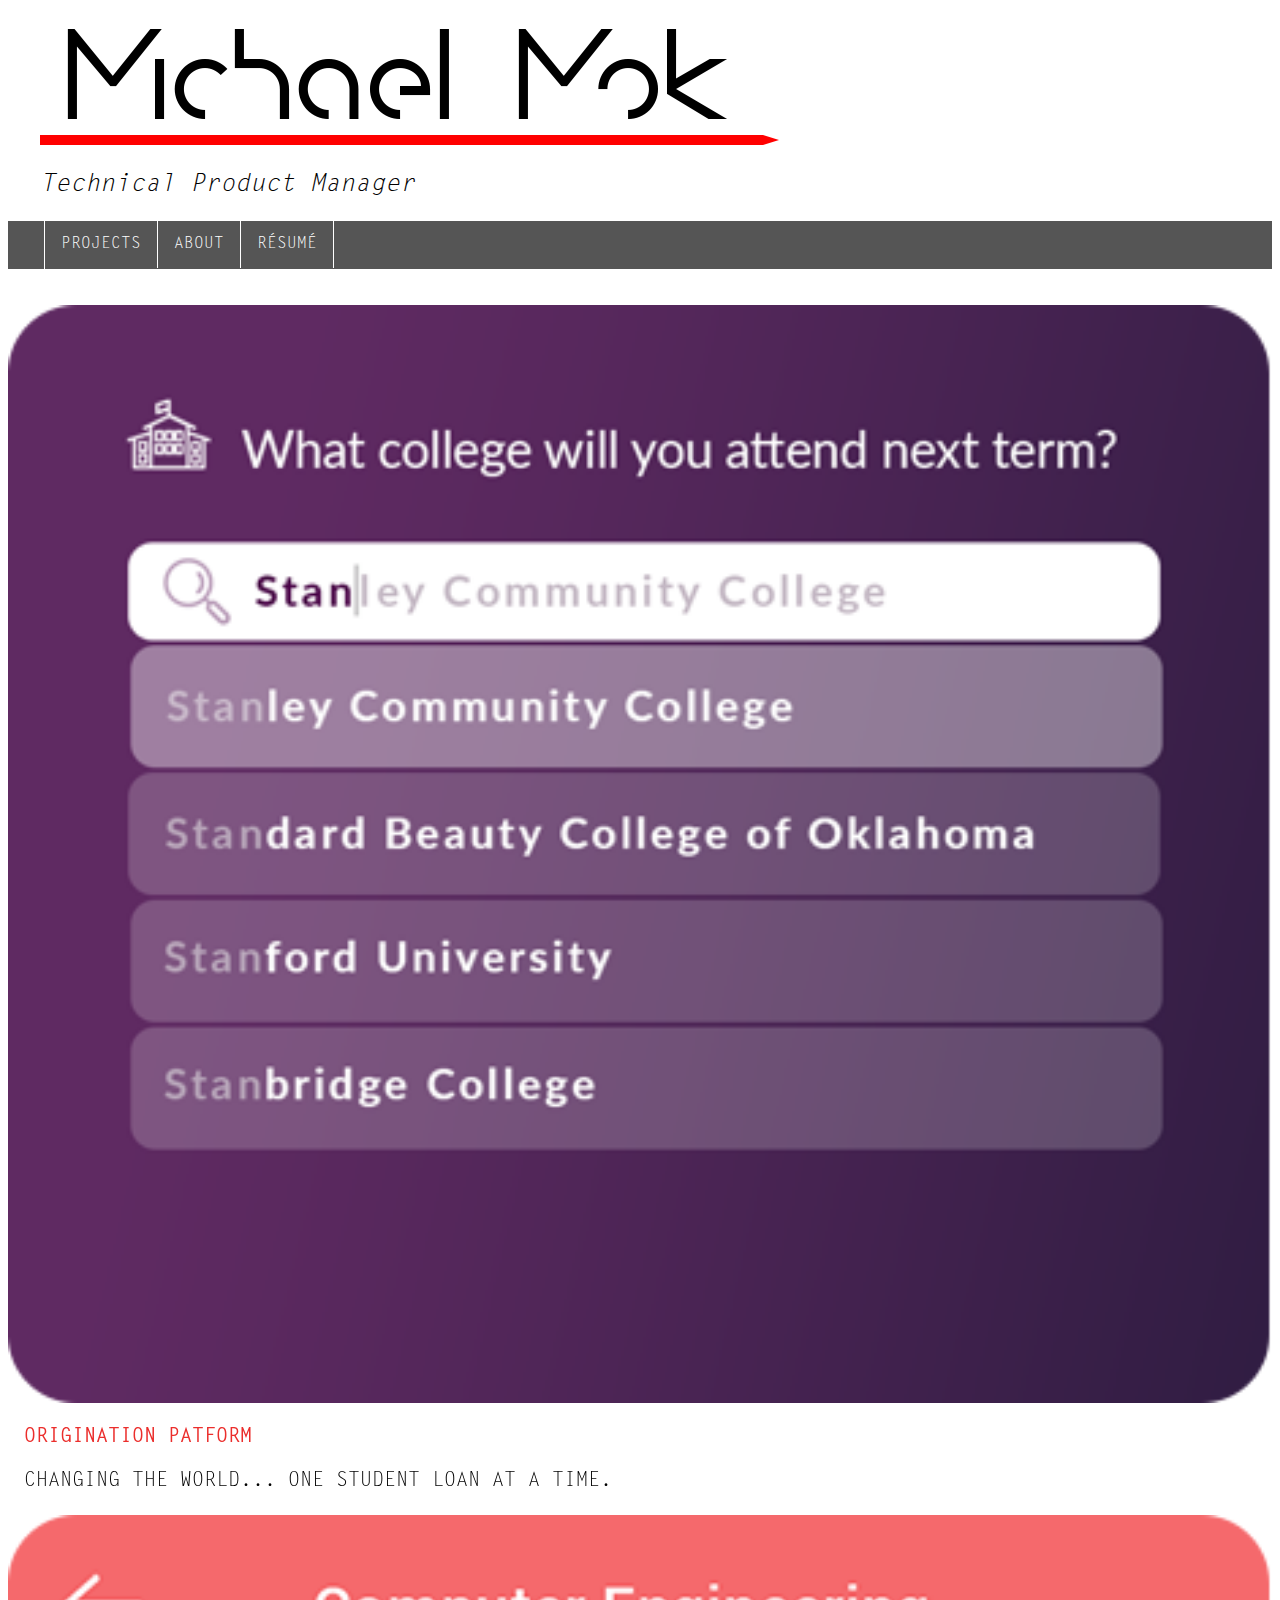
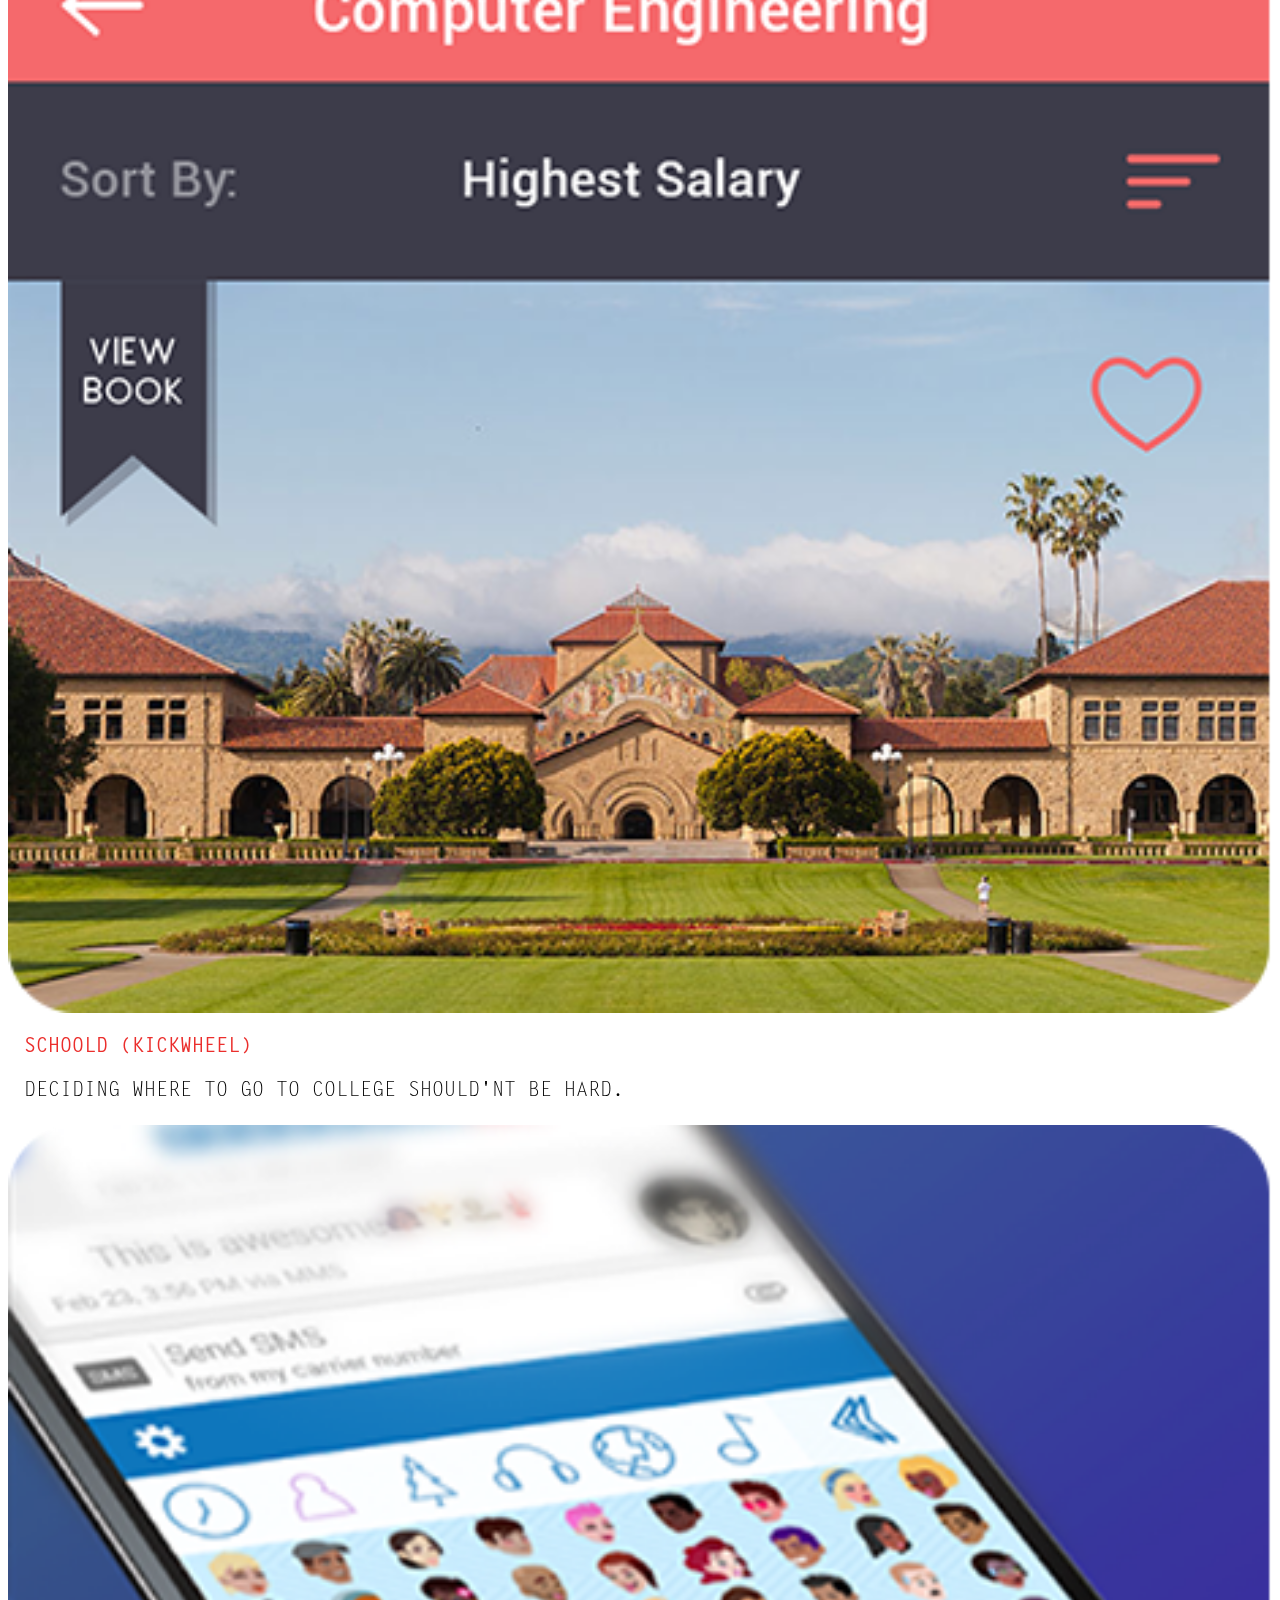
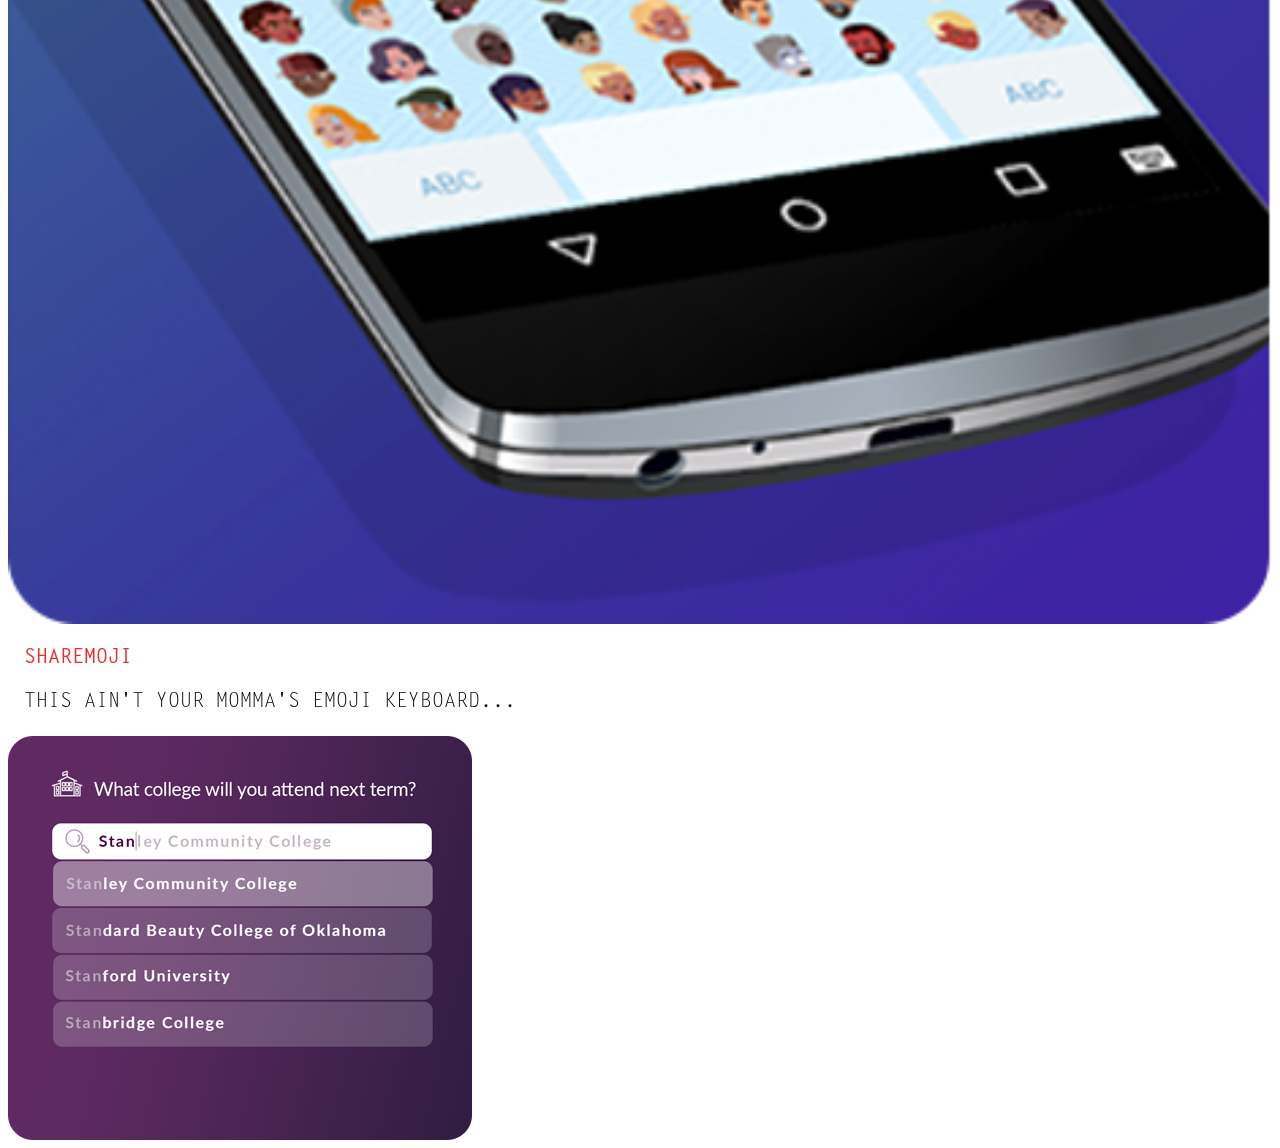
<file: micbeats.co/index.html>
<html>
<head>

    <link rel="stylesheet" type="text/css" href="style.css">
    <script src="https://code.jquery.com/jquery-3.3.1.slim.min.js" integrity="sha384-q8i/X+965DzO0rT7abK41JStQIAqVgRVzpbzo5smXKp4YfRvH+8abtTE1Pi6jizo" crossorigin="anonymous"></script>
    <script src="https://cdnjs.cloudflare.com/ajax/libs/popper.js/1.14.3/umd/popper.min.js"
    integrity="sha384-ZMP7rVo3mIykV+2+9J3UJ46jBk0WLaUAdn689aCwoqbBJiSnjAK/l8WvCWPIPm49" crossorigin="anonymous"></script>
    <link rel="stylesheet" href="https://stackpath.bootstrapcdn.com/bootstrap/4.1.1/css/bootstrap.min.css" integrity="sha384-WskhaSGFgHYWDcbwN70/dfYBj47jz9qbsMId/iRN3ewGhXQFZCSftd1LZCfmhktB" crossorigin="anonymous">
    <script src="https://stackpath.bootstrapcdn.com/bootstrap/4.1.1/js/bootstrap.min.js"integrity="sha384-smHYKdLADwkXOn1EmN1qk/HfnUcbVRZyYmZ4qpPea6sjB/pTJ0euyQp0Mk8ck+5T" crossorigin="anonymous"></script>

<!-- PAGING CODE -->
<script>
    function show(shown, hidden) {
        document.getElementById(shown).style.display='block';
        document.getElementById(hidden).style.display='none';
        return false;
    }

    function openModal() {
      $('#cardModal').on('show.bs.modal', function (event) {
        var anchor = $(event.relatedTarget); // Anchor tag that triggered the modal
        var imgsrc = anchor.data('imgsrc'); // Extract info from data-* attributes
        // Update the modal's content. We'll use jQuery here, but you could use a data binding library or other methods instead.
        document.getElementById('modalImage').src = imgsrc;
      })
    }

</script>
<meta>
<title>Michael Mok - Technical Product Manager</title>
</head>
<body>
<br>
<table width="100%" border="0">
    <td width="25px"></td>
    <td><img src="images/title.png"><br><p class="title">Technical Product Manager</p></td>
</table>
<br>
<ul>
    <li><p>&nbsp;&nbsp;&nbsp;&nbsp;</p></li>
    <li><a id="projects" href="#projects" onclick="show('Page1','Page2'); show('Page1', 'Page3');">PROJECTS</a></li>
    <li><a id="about" href="#about" onclick="show('Page2','Page1'); show('Page2', 'Page3');">ABOUT</a></li>
    <li><a id="resume" href="#resume" onclick="show('Page3','Page2'); show('Page3', 'Page1')">R&#201;SUM&#201;</a></li>
</ul>

<br>
<br>

<div id="Page1">
  <div class="content1">
    <div class="card">
        <a data-target="#cardModal" data-toggle="modal" data-imgsrc="images/op.png" href="#cardModal" onclick="openModal()">
            <img src="images/op.png" alt="Origination Platform" style="width:100%">
            <div class="container">
                <p class="name"> ORIGINATION PATFORM</p>
                <p class="description">CHANGING THE WORLD... ONE STUDENT LOAN AT A TIME.</p>
            </div>
        </a>
    </div>
    <div class="card">
        <a data-target="#cardModal" data-toggle="modal" data-imgsrc="images/sk.png" href="#cardModal" onclick="openModal()">
            <img src="images/sk.png" alt="Schoold (Kickwheel)" style="width:100%">
            <div class="container">
                <p class="name">SCHOOLD (KICKWHEEL)</p>
                <p class="description">DECIDING WHERE TO GO TO COLLEGE SHOULD'NT BE HARD.</p>
            </div>
        </a>
    </div>
    <div class="card">
        <a data-target="#cardModal" data-toggle="modal" data-imgsrc="images/sm.png" href="#cardModal" onclick="openModal()">
            <img src="images/sm.png" alt="Sharemoji" style="width:100%">
            <div class="container">
                <p class="name">SHAREMOJI</p>
                <p class="description">THIS AIN'T YOUR MOMMA'S EMOJI KEYBOARD...</p>
            </div>
        </a>
    </div>
    <div class="modal fade" id="cardModal" tabindex="-1" role="dialog" aria-labelledby="cardModalLabel" aria-hidden="true">
    <div class="modal-dialog" role="document">
        <div class="modal-content">
          <div class="modal-body">
            <img src="images/op.png" id="modalImage">
          </div>
      </div>
    </div>
  </div>
</div>

<div id="Page2" style="display:none">
<div class="content2">

  <h1> ABOUT ABOUT ABOUT ABOUT </h1>
  <h1> ABOUT ABOUT ABOUT ABOUT </h1>
  <h1> ABOUT ABOUT ABOUT ABOUT </h1>
  <h1> ABOUT ABOUT ABOUT ABOUT </h1>
  <h1> ABOUT ABOUT ABOUT ABOUT </h1>
  <h1> ABOUT ABOUT ABOUT ABOUT </h1>
  <h1> ABOUT ABOUT ABOUT ABOUT </h1>

	</div>
</div>

<div id="Page3" style="display:none">
  <div class="content3">

    <object data="files/Michael Mok - 042418.pdf" type="application/pdf"
    width="100%" height="100%">
      <p>Alternative text - include a link
        <a href="myfile.pdf">to the PDF!</a></p>
    </object>

  </div>
</div>



</body>
</html>
</file>
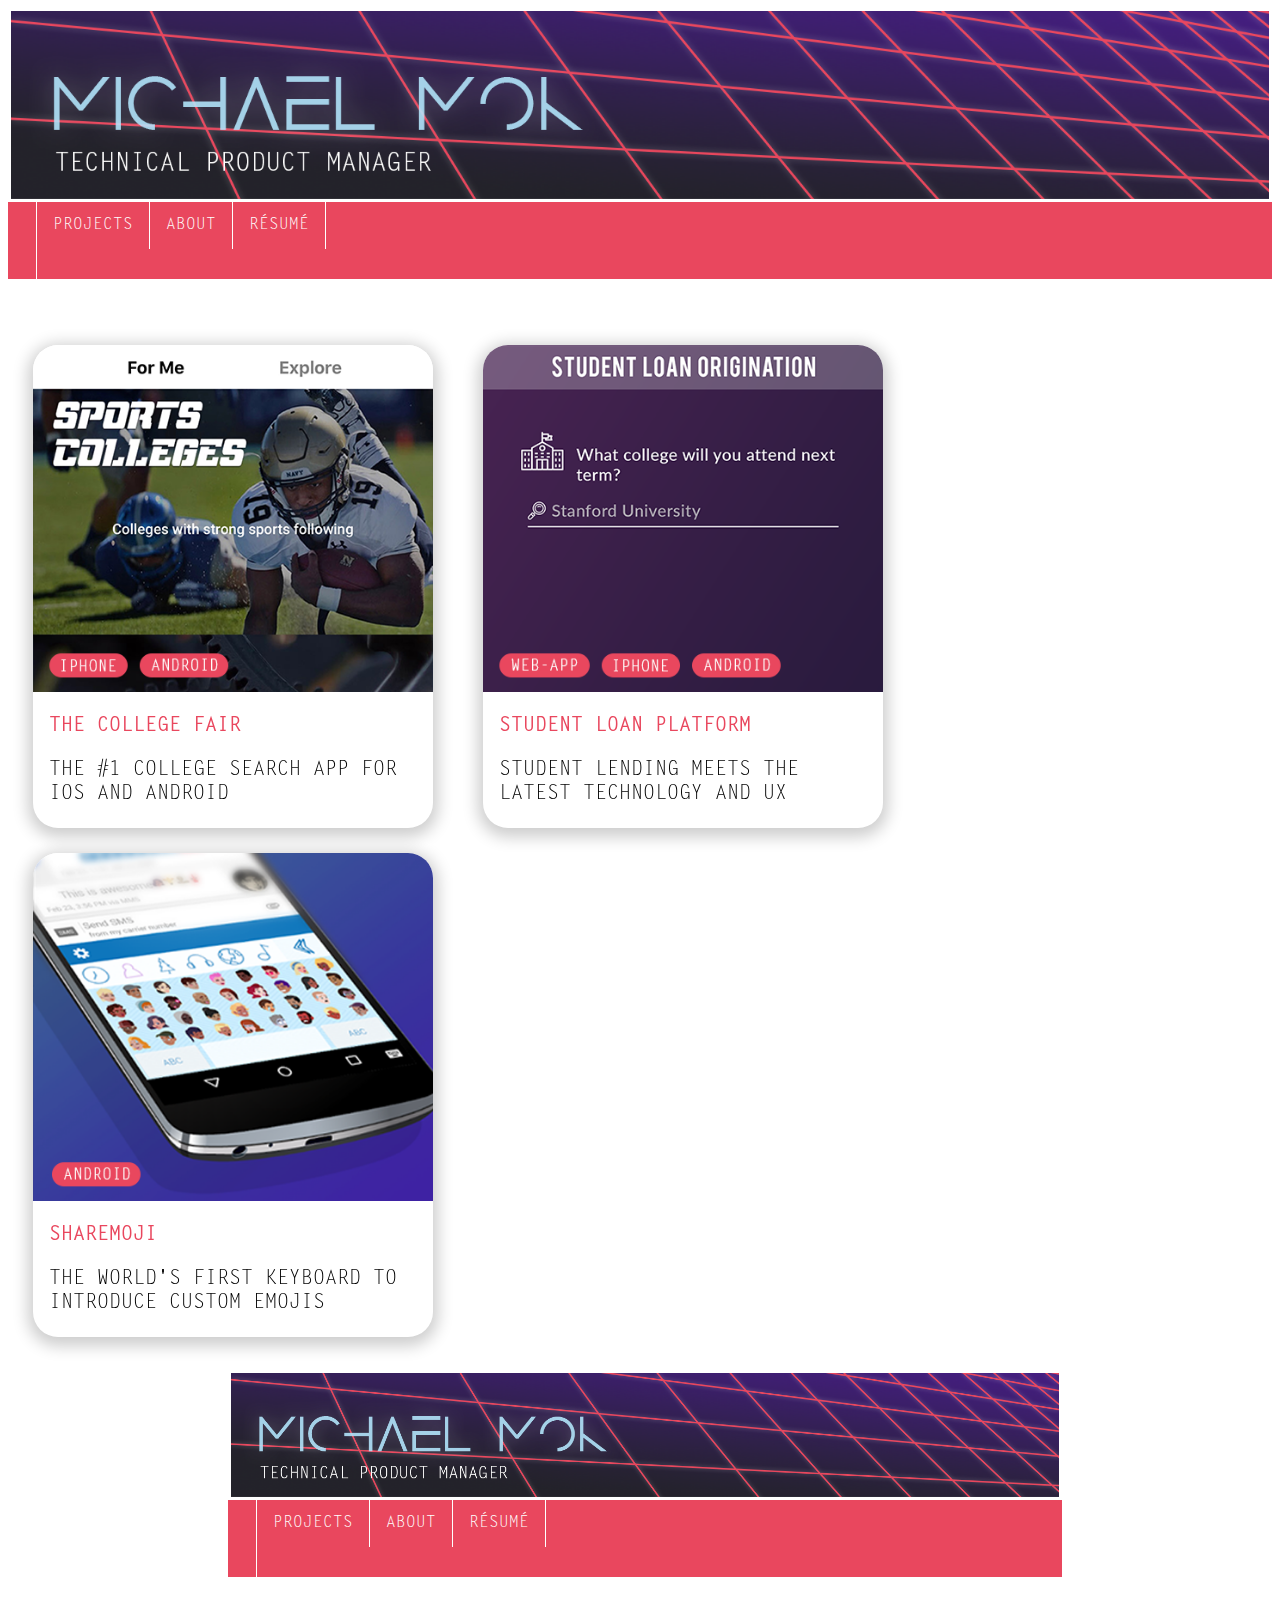
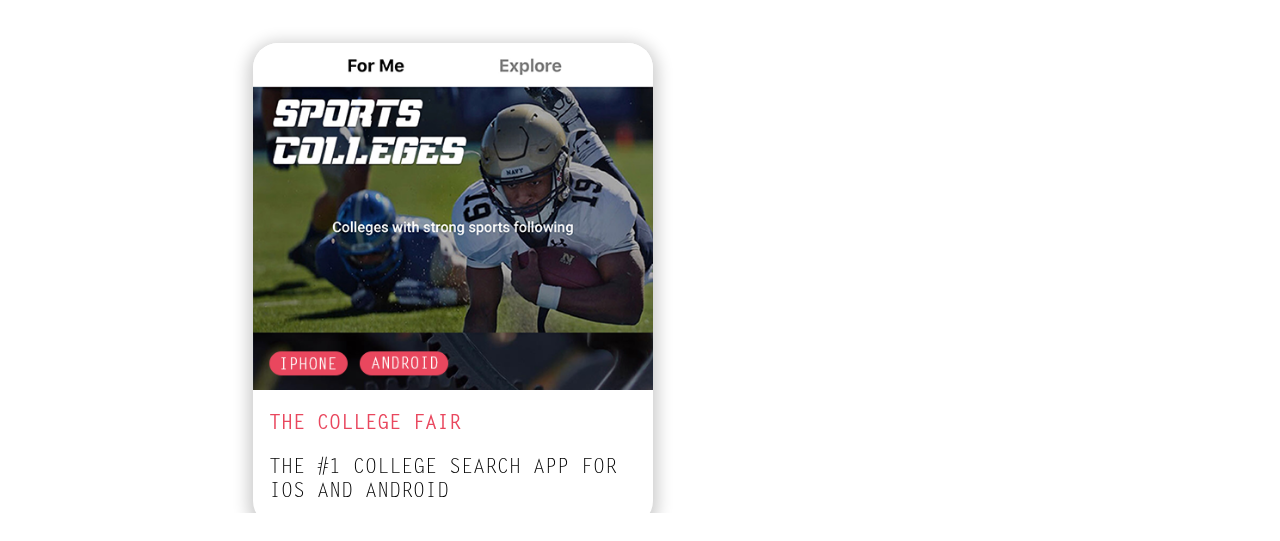
<file: michaelmok.co/index.html>
<html>
<head>

<link rel="apple-touch-icon" sizes="57x57" href="images/favicon/apple-icon-57x57.png">
<link rel="apple-touch-icon" sizes="60x60" href="images/favicon/apple-icon-60x60.png">
<link rel="apple-touch-icon" sizes="72x72" href="images/favicon/apple-icon-72x72.png">
<link rel="apple-touch-icon" sizes="76x76" href="images/favicon/apple-icon-76x76.png">
<link rel="apple-touch-icon" sizes="114x114" href="images/favicon/apple-icon-114x114.png">
<link rel="apple-touch-icon" sizes="120x120" href="images/favicon/apple-icon-120x120.png">
<link rel="apple-touch-icon" sizes="144x144" href="images/favicon/apple-icon-144x144.png">
<link rel="apple-touch-icon" sizes="152x152" href="images/favicon/apple-icon-152x152.png">
<link rel="apple-touch-icon" sizes="180x180" href="images/favicon/apple-icon-180x180.png">
<link rel="icon" type="image/png" sizes="192x192"  href="images/favicon/android-icon-192x192.png">
<link rel="icon" type="image/png" sizes="32x32" href="images/favicon/favicon-32x32.png">
<link rel="icon" type="image/png" sizes="96x96" href="images/favicon/favicon-96x96.png">
<link rel="icon" type="image/png" sizes="16x16" href="images/favicon/favicon-16x16.png">
<link rel="manifest" href="images/favicon/manifest.json">
<meta name="msapplication-TileColor" content="#ffffff">
<meta name="msapplication-TileImage" content="images/favicon/ms-icon-144x144.png">
<meta name="theme-color" content="#ffffff">

    <script src="https://code.jquery.com/jquery-3.3.1.slim.min.js" integrity="sha384-q8i/X+965DzO0rT7abK41JStQIAqVgRVzpbzo5smXKp4YfRvH+8abtTE1Pi6jizo" crossorigin="anonymous"></script>

    <!-- <script src="https://maxcdn.bootstrapcdn.com/bootstrap/3.3.7/js/bootstrap.min.js" integrity="sha384-Tc5IQib027qvyjSMfHjOMaLkfuWVxZxUPnCJA7l2mCWNIpG9mGCD8wGNIcPD7Txa" crossorigin="anonymous"></script> -->

    <script src="https://cdnjs.cloudflare.com/ajax/libs/popper.js/1.14.3/umd/popper.min.js"
    integrity="sha384-ZMP7rVo3mIykV+2+9J3UJ46jBk0WLaUAdn689aCwoqbBJiSnjAK/l8WvCWPIPm49" crossorigin="anonymous"></script>
    <link rel="stylesheet" href="https://stackpath.bootstrapcdn.com/bootstrap/4.1.1/css/bootstrap.min.css" integrity="sha384-WskhaSGFgHYWDcbwN70/dfYBj47jz9qbsMId/iRN3ewGhXQFZCSftd1LZCfmhktB" crossorigin="anonymous">
    <script src="https://stackpath.bootstrapcdn.com/bootstrap/4.1.1/js/bootstrap.min.js"integrity="sha384-smHYKdLADwkXOn1EmN1qk/HfnUcbVRZyYmZ4qpPea6sjB/pTJ0euyQp0Mk8ck+5T" crossorigin="anonymous"></script>

    <link rel="stylesheet" type="text/css" href="style.css">

<!-- PAGING CODE -->
<script>
    function show(shown, hidden) {
        document.getElementById(shown).style.display='block';
        document.getElementById(hidden).style.display='none';
        return false;
    }

    function openModal() {
      $('#cardModal').on('show.bs.modal', function (event) {
        var anchor = $(event.relatedTarget); // Anchor tag that triggered the modal
        var imgsrc = anchor.data('imgsrc'); // Extract info from data-* attributes
        // Update the modal's content. We'll use jQuery here, but you could use a data binding library or other methods instead.
        // document.getElementById('modalImage').src = imgsrc;
        var contentsrc = anchor.data('contentsource');
        document.getElementById('modalImage').src = contentsrc;

      })
    }
</script>
<title>Michael Mok - Technical Product Manager</title>
</head>

<body>
<!-- <br> -->
<table width="100%" border="0">
    <td><img style="border-radius: 0px 0px 0 0;" border="0" width="100%" src="images/title2.png"><br>
</table>
<ul class="nav">
    <li class="nav"><p style="font-size: 24px">&nbsp;&nbsp;</p></li>
    <li class="nav"><a id="projects" href="#projects" onclick="show('Page1','Page2'); show('Page1', 'Page3');">PROJECTS</a></li>
    <li class="nav"><a id="about" href="#about" onclick="show('Page2','Page1'); show('Page2', 'Page3');">ABOUT</a></li>
    <li class="nav"><a id="resume" href="#resume" onclick="show('Page3','Page2'); show('Page3', 'Page1')">R&#201;SUM&#201;</a></li>
</ul>

<br>
<br>

<div id="Page1">
  <div class="content1">
        <div class="mok-card">
        <a data-target="#cardModal" data-toggle="modal" data-imgsrc="images/sd-card-image.png" href="#cardModal" onclick="openModal()" data-contentsource="sd.html">
            <img src="images/sd-card-image.png" alt="Schoold (Kickwheel)" style="width:100%">
            <div class="container">
                <p class="name">THE COLLEGE FAIR</p>
                <p class="description">THE #1 COLLEGE SEARCH APP FOR IOS AND ANDROID</p>
            </div>
        </a>
    </div>
    <div class="mok-card">
        <a data-target="#cardModal" data-toggle="modal" data-imgsrc="images/op-card-image.png" href="#cardModal" onclick="openModal()" data-contentsource="op.html">
            <img src="images/op-card-image.png" alt="Origination Platform" style="width:100%">
            <div class="container">
                <p class="name">STUDENT LOAN PLATFORM</p>
                <p class="description">STUDENT LENDING MEETS THE LATEST TECHNOLOGY AND UX</p>
            </div>
        </a>
    </div>
    <div class="mok-card">
        <a data-target="#cardModal" data-toggle="modal" data-imgsrc="images/sm-card-image.png" href="#cardModal" onclick="openModal()" data-contentsource="sm.html">
            <img src="images/sm-card-image.png" alt="Sharemoji" style="width:100%">
            <div class="container">
                <p class="name">SHAREMOJI</p>
                <p class="description">THE WORLD'S FIRST KEYBOARD TO INTRODUCE CUSTOM EMOJIS</p>
            </div>
        </a>
    </div>
<!--     <div class="mok-card">
        <a data-target="#cardModal" data-toggle="modal" data-imgsrc="images/op.png" href="#cardModal" onclick="openModal()" data-contentsource="notindex.html">
            <img src="images/op.png" alt="Origination Platform" style="width:100%">
            <div class="container">
                <p class="name"> ORIGINATION PATFORM</p>
                <p class="description">CHANGING THE WORLD... ONE STUDENT LOAN AT A TIME.</p>
            </div>
        </a>
    </div> -->
    <div class="modal fade" id="cardModal" tabindex="-1" role="dialog" aria-labelledby="cardModalLabel" aria-hidden="true">
      <div class="modal-dialog modal-lg" role="document">
          <div class="modal-content">
            <div class="modal-body">
              <iframe frameBorder="0" width="100%" height="85%" id="modalImage" src="index.html">
              </iframe>
            </div>
        </div>
      </div>
    </div>
  </div>
</div>

<div id="Page2" style="display:none">
  <div class="content2">
    <center>
      <div class="about">
        <img src="images/mic-profile.png" width="200px"><p></p>
        <p class="name">Michael Mok</p>
        <p class="description">I have always been fascinated with creating things that not only look great, but function equally as well. This fascination came at a price - getting in trouble for taking apart my toys because I HAD to know how they worked!<br><br>
          This genuine curiosity has stuck with me into my adulthood and has given me a special ability - breaking down challenges to fully understand all aspects.<br><br>
          Over my decade-long career in the tech industry, I've been exposed to the many facets of building products and businesses. Just like in my childhood, I strip problems down into the "why", and iterate while keeping the user at the center of it all.<br><br>
          I am currently looking to take my brand of user-centric product design and management to the next great company.<br><br>
        <p class="name">Contact</p>
        <p class="description">Write me some words at <a href="mailto:michaelandrewmok@gmail.com">michaelandrewmok@gmail.com</a>, or hit my line at (650) 208-8732.<br><br><br><br></p>
      </div>
    </center>
  </div>
</div>

<div id="Page3" style="display:none">
  <div class="content3">

  <div class="resume">
      <p class="header">Michael Andrew Mok</p>
      <p class="rsubtext" style="text-align: center"> Technical Product Manager | michaelandrewmok@gmail.com | (650)208-8732</p>
      <p class="rboldtext" style="text-align: center">Creative product manager with a background in gaming, education technology, and financial technology. Passionate to drive products from ideation to market</p>
    <center>
      <font face="LetterGothicBold" color="17161d" style="font-size: 14px;">Education:</font><font face="LetterGothicMedium" color="17161d"style="font-size: 14px;">Foothill College | 2004 - 2008 | Music Theory and Composition</font><p></p>
      <font face="LetterGothicBold" color="17161d" style="font-size: 14px;">Proficient in:</font><font face="LetterGothicMedium" color="17161d"style="font-size: 14px;">UI/UX, Prototyping, Agile, Analytics, Visualizations, User Testing, Git, JIRA, Confluence, HTML/CSS, Adobe Suite</font>
    </center>
<p></p>
    <p class="name" align="left">Professional Experience </p>
    <font face="LetterGothicBold" color="e9475e" style="font-size: 16px;">ReliaMax</font><font face="LetterGothicMedium" color="17161d"style="font-size: 16px;"> Technical Product Manager</font><font face="LetterGothicMedium" color="17161d"style="font-size: 16px; color: #cdcdcd;"> April 2017 - April 2018</font><p></p>
    <ul>
      <li><font face="LetterGothicMedium" color="17161d"style="font-size: 14px;">Created an end-to-end origination platform with a conversational user experience, accelerating the loan application process from a multi-day exercise to a simple 20-minute user session.</font></li>
      <li><font face="LetterGothicMedium" color="17161d"style="font-size: 14px;">Held meetings with stakeholders and subject matter experts to gain a total understanding of client needs, and provide smart, actionable solutions.</font></li>
      <li><font face="LetterGothicMedium" color="17161d"style="font-size: 14px;">Built, tested, and iterated on product design prototypes, capturing usage and feedback data to help shape the product roadmap.</font></li>
      <li><font face="LetterGothicMedium" color="17161d"style="font-size: 14px;">Conveyed complex technical solutions to non-technical users, behaving as the liaison between business and technical teams.</font></li>
      <li><font face="LetterGothicMedium" color="17161d"style="font-size: 14px;">Managed the project development by identifying key contributor skills, and assigning tasks to match individuals' strengths, resulting in an efficient implementation.</font></li>
      <li><font face="LetterGothicMedium" color="17161d"style="font-size: 14px;">Authored and maintained product specification documents and wireframes in a timely manner, providing effective transparency and coordination.</font></li>
      <li><font face="LetterGothicMedium" color="17161d"style="font-size: 14px;">Collaborated closely with engineering team via weekly scrums, and pair programming sessions to properly execute the product specifications and avoid wasted effort.</font></li>
      <li><font face="LetterGothicMedium" color="17161d"style="font-size: 14px;">Inspired and led the art team through structured ideation forums, unlocking new ideas and perspectives to create unique, high-quality assets.</font></li>
      <li><font face="LetterGothicMedium" color="17161d"style="font-size: 14px;"> Managed the test team, leveraging my previous experience in Quality Assurance to provide guidance and insight in developing a modular product test suite, reducing the amount of time to complete test cycles.</font></li>
    </ul>
<br>

    <font face="LetterGothicBold" color="e9475e" style="font-size: 16px;">Schoold (Kickwheel)</font><font face="LetterGothicMedium" color="17161d"style="font-size: 16px;"> Product Manager</font><font face="LetterGothicMedium" color="17161d"style="font-size: 16px; color: #cdcdcd;"> October 2015 - March 2017</font><p></p>
    <ul>
      <li><font face="LetterGothicMedium" color="17161d"style="font-size: 14px;">Created a mobile application that utilized data from IPEDs, and many fragmented sources to deliver a single, unified college search and tutoring experience.</font></li>
      <li><font face="LetterGothicMedium" color="17161d"style="font-size: 14px;">Became the #1 College Search app for the education category on the App and Google Play Stores.</font></li>
      <li><font face="LetterGothicMedium" color="17161d"style="font-size: 14px;">Performed extensive market research and competitor analysis, producing detailed reports highlighting competitors' strengths/weaknesses, and determining an ideal market fit for our product.</font></li>
      <li><font face="LetterGothicMedium" color="17161d"style="font-size: 14px;">Determined the feature list of the MVP by making use of the competitor analyses, and identifying the must-haves for a solid first impression at launch.</font></li>
      <li><font face="LetterGothicMedium" color="17161d"style="font-size: 14px;">Designed the analytics architecture to support data science research, and effectively answer and test all data and UI/UX related questions and assumptions.</font></li>
      <li><font face="LetterGothicMedium" color="17161d"style="font-size: 14px;">Led the art team in creative direction, holding daily scrums to define the branding guidelines for the organization, providing clarity and consistency in our look and feel.</font></li>
      <li><font face="LetterGothicMedium" color="17161d"style="font-size: 14px;">Ran ideation and feature kick-offs with product and engineering teams, clearing up any uncertainty prior to implementation.</font></li>
      <li><font face="LetterGothicMedium" color="17161d"style="font-size: 14px;">Promptly removed blockers by finding creative solutions, saving hours of work for cross-functional teams.</font></li>
    </ul>
<br>

    <font face="LetterGothicBold" color="e9475e" style="font-size: 16px;">Glu Mobile</font><font face="LetterGothicMedium" color="17161d"style="font-size: 16px;"> Associate Product Manager</font><font face="LetterGothicMedium" color="17161d"style="font-size: 16px; color: #cdcdcd;"> July 2014 - Oct 2015</font><p></p>
    <ul>
      <li><font face="LetterGothicMedium" color="17161d"style="font-size: 14px;">Provided major influence in mobile application design, features, art direction, and marketing by expanding on current ideas and taking them to the next logical stage in innovation.</font></li>
      <li><font face="LetterGothicMedium" color="17161d"style="font-size: 14px;">Created interactive pitch decks, clearly conveying the business proposition to high profile clients including Kim Kardashian, TMZ, Playboy.</font></li>
      <li><font face="LetterGothicMedium" color="17161d"style="font-size: 14px;">Entrusted to work with first generation and prototype technology, pioneering new and creative ways to interact with emerging mediums and platforms.</font></li>
      <li><font face="LetterGothicMedium" color="17161d"style="font-size: 14px;">Secured multiple technology patents including the first in the company's history.</font></li>
    </ul>
<br>

  </div>
  </div>
</div>

</body>
</html>
</file>
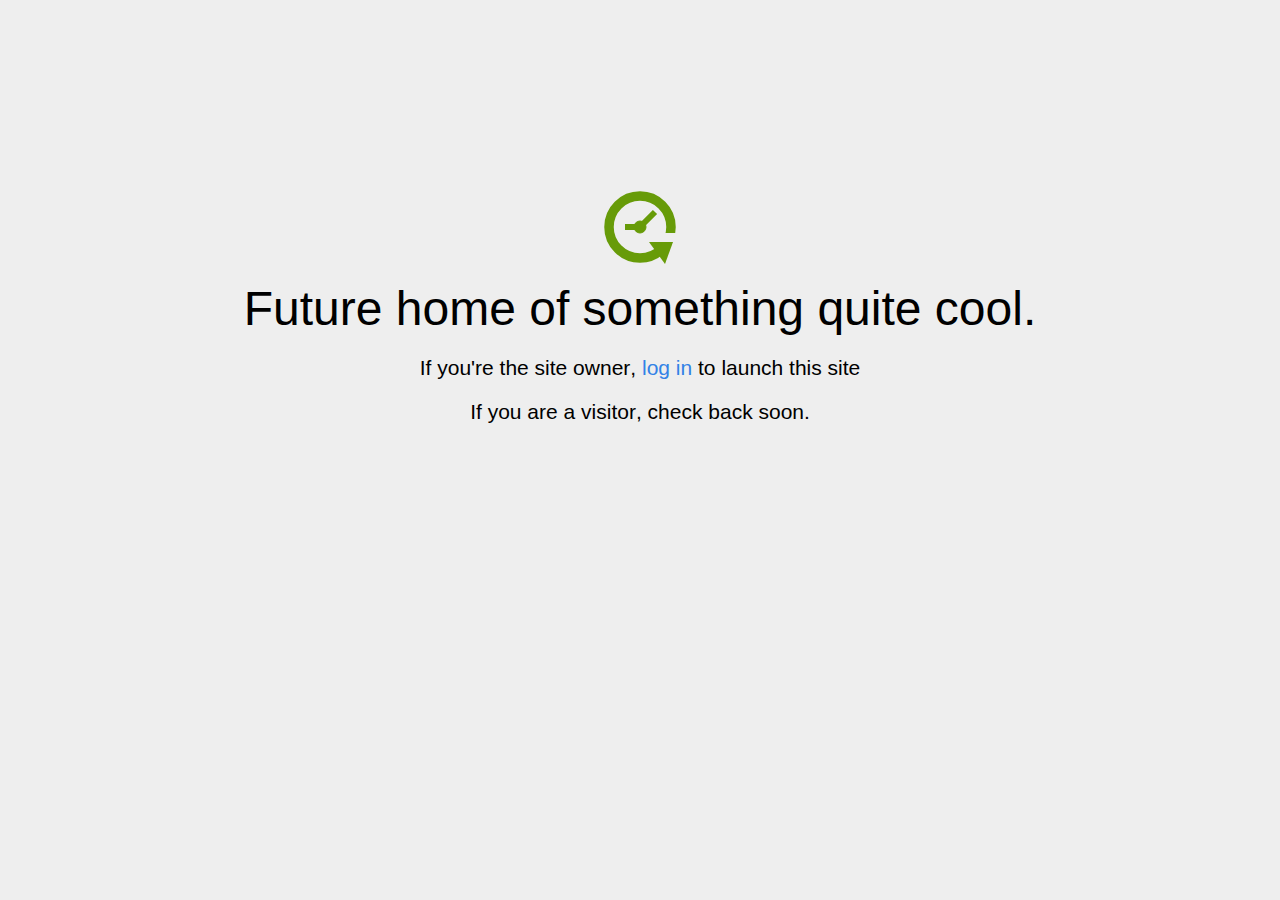
<file: home.html>
<!DOCTYPE html>
<html>
<head>
<title>Coming Soon</title>
<meta http-equiv="content-type" content="text/html; charset=utf-8" >
<meta name="viewport" content="width=device-width, initial-scale=1.0">
<style type="text/css">
body {
  /*background: linear-gradient(90deg, white, gray);*/
  background-color: #eee;
}

body, h1, p {
  font-family: "Helvetica Neue", "Segoe UI", Segoe, Helvetica, Arial, "Lucida Grande", sans-serif;
  font-weight: normal;
  margin: 0;
  padding: 0;
  text-align: center;
}

.container {
  margin-left:  auto;
  margin-right:  auto;
  margin-top: 177px;
  max-width: 1170px;
  padding-right: 15px;
  padding-left: 15px;
}

.row:before, .row:after {
  display: table;
  content: " ";
}

h1 {
  font-size: 48px;
  font-weight: 300;
  margin: 0 0 20px 0;
}

.lead {
  font-size: 21px;
  font-weight: 200;
  margin-bottom: 20px;
}

p {
  margin: 0 0 10px;
}

a {
  color: #3282e6;
  text-decoration: none;
}
</style>
</head>

<body>
<div class="container text-center" id="error">

  <svg height="100" width="100">
    <circle cx="50" cy="50" r="31" stroke="#679b08" stroke-width="9.5" fill="none" />
    <circle cx="50" cy="50" r="6" stroke="#679b08" stroke-width="1" fill="#679b08" />
    <line x1="50" y1="50" x2="35" y2="50" style="stroke:#679b08;stroke-width:6" />
    <line x1="65" y1="35" x2="50" y2="50" style="stroke:#679b08;stroke-width:6" />
    <path d="M59 65 L83 65 L75 87 Z" fill="#679b08" />
    <rect width="20" height="9" x="70" y="56" style="fill:#eee;stroke-width:0;" />
  </svg>
  <div class="row">
    <div class="col-md-12">
      <div class="main-icon text-success"><span class="uxicon uxicon-clock-refresh"></span></div>
      <h1>Future home of something quite cool.</h1>
      <p class="lead">If you're the <strong>site owner</strong>, <a href="/cpanel">log in</a> to launch this site</p>
      <p class="lead">If you are a <strong>visitor</strong>, check back soon.</p>
    </div>
  </div>

</div>

</body>
</html>
</file>
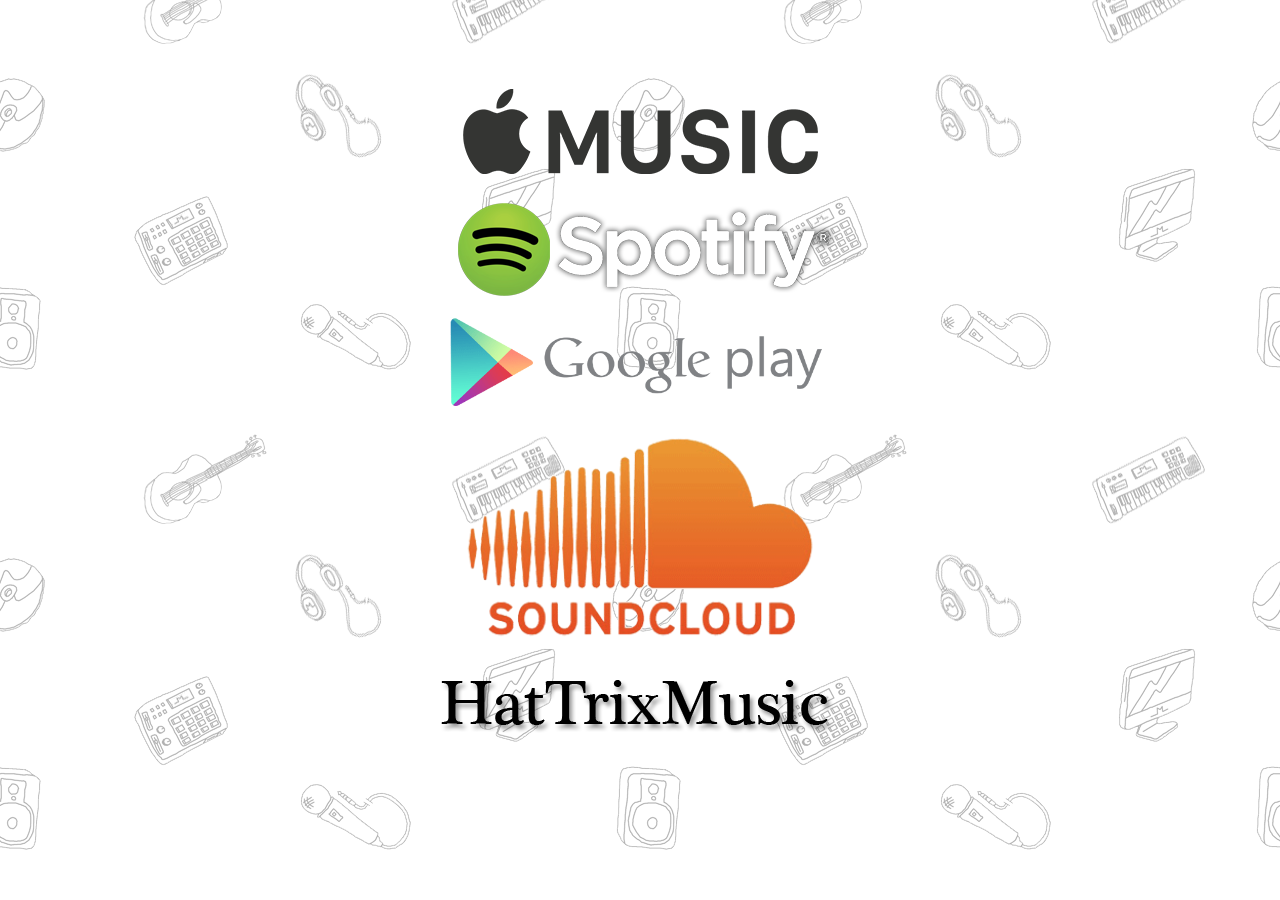
<file: music.html>
<!DOCTYPE html PUBLIC "-//W3C//DTD XHTML 1.0 Transitional//EN" "http://www.w3.org/TR/xhtml1/DTD/xhtml1-transitional.dtd">
<html xmlns="http://www.w3.org/1999/xhtml">
<head>
<meta http-equiv="Content-Type" content="text/html; charset=utf-8" />
<title>music</title>

<style> 
body
{
background-image:url('images/InstrumentsBackgroundLight.png');
background-color:#FFF;
background-repeat:repeat
}
</style>

</head>

<body>
<Center>

<p>&nbsp;</p>
<p>&nbsp;</p>
<p><a href="https://itunes.apple.com/us/album/try-to-beat-me/967627374" target="_blank"><img src="/images/AppleMusicLogo.png" alt="iTunes" width="400" height="100" border="0" /></a></p>
<p><a href="http://open.spotify.com/album/44fc5sGrbnrtpLVCFtHzYi" target="_blank"><img src="images/SpotifyLogo.png" alt="Spotify" width="400" height="100" border="0" longdesc="http://open.spotify.com/album/5ULGXAKOl5zpxZVO1cgCJ2" /></a></p>
<p><a href="https://play.google.com/store/music/album/Mic_The_Producer_Try_To_Beat_Me?id=Bixcgttkiiuniwzyj2awqze3sji" target="_blank"><img src="images/GooglePlayIcon.png" alt="Google Play" width="400" height="90" border="0"/></a></p>
<p><a href="https://soundcloud.com/mictheproducer" target="_blank"><img src="images/SoundcloudIcon.png" alt="Soundcloud" width="400" height="241" border="0" /></a></p>
<p><a href="http://hattrixmusic.com/" target="_blank"><img src="/images/HTIcon.png" alt="Hat Trix Music" width="400" height="55" border="0" /></a></p>
</body>
</html>
</file>
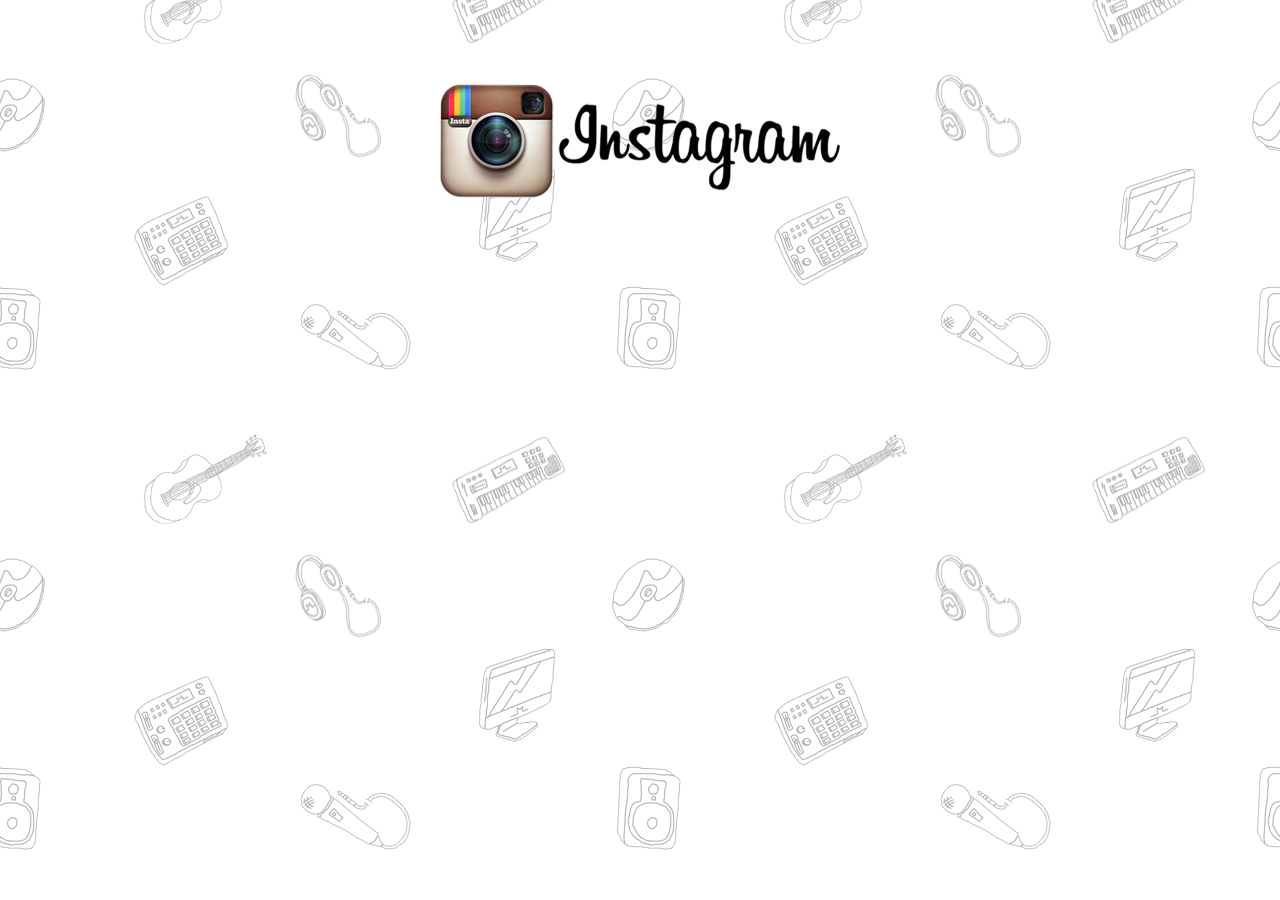
<file: photo.html>
<!DOCTYPE html PUBLIC "-//W3C//DTD XHTML 1.0 Transitional//EN" "http://www.w3.org/TR/xhtml1/DTD/xhtml1-transitional.dtd">
<html xmlns="http://www.w3.org/1999/xhtml">
<head>
<meta http-equiv="Content-Type" content="text/html; charset=utf-8" />
<title>photo</title>

<style> 
body
{
background-image:url('images/InstrumentsBackgroundLight.png');
background-color:#FFF;
background-repeat:repeat
}
</style>

</head>

<body>
<center>
<p>&nbsp;</p>
<p>&nbsp;</p>
<p><a href="http://instagram.com/mictheproducer" target="_blank"><img src="images/InstagramLogo.png" width="400" height="114" border="0" /></a></p>



<p>&nbsp;</p>
<p>&nbsp;</p>
<p>&nbsp;</p>
<p>&nbsp;</p>
</body>
</html>
</file>
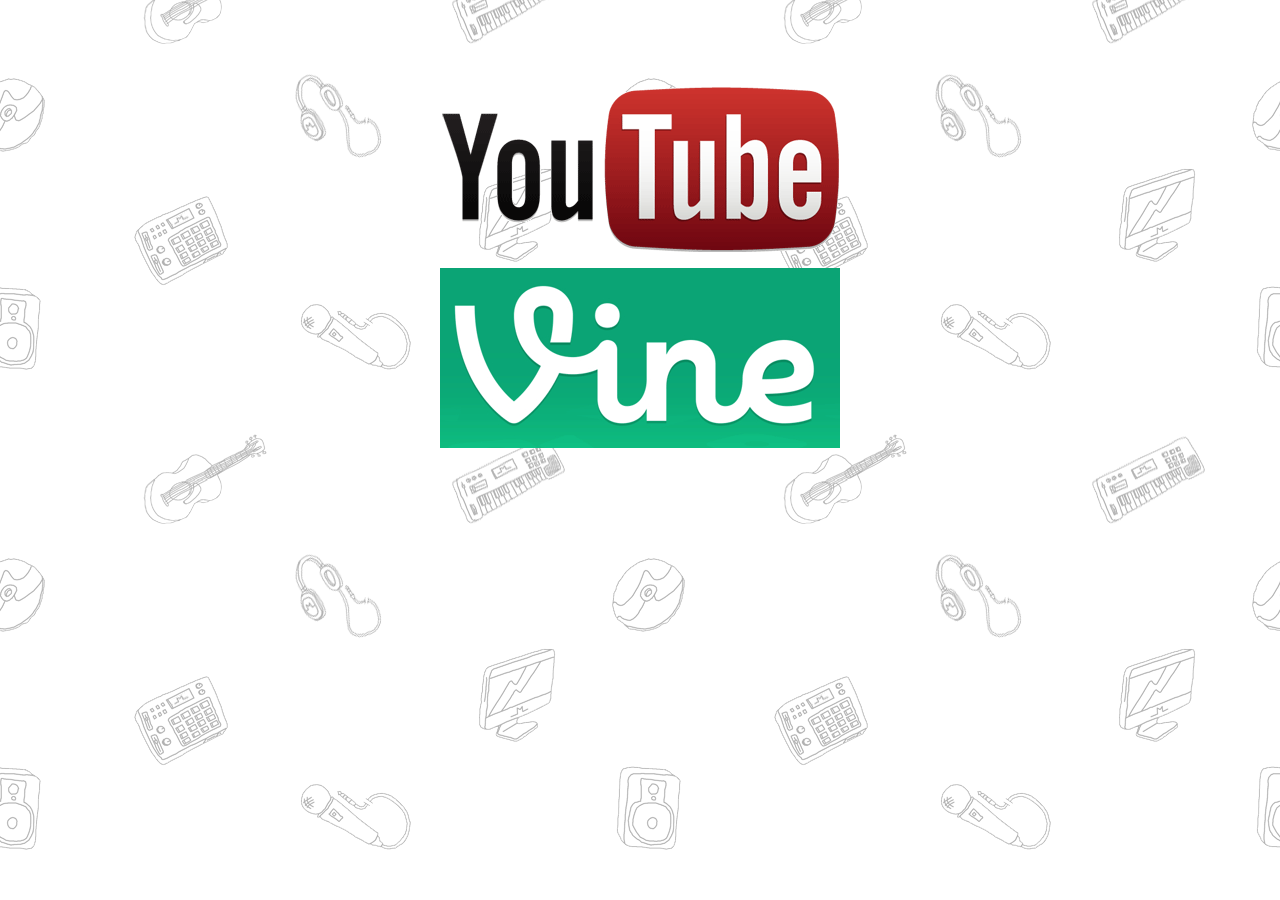
<file: video.html>
<!DOCTYPE html PUBLIC "-//W3C//DTD XHTML 1.0 Transitional//EN" "http://www.w3.org/TR/xhtml1/DTD/xhtml1-transitional.dtd">
<html xmlns="http://www.w3.org/1999/xhtml">
<head>
<meta http-equiv="Content-Type" content="text/html; charset=utf-8" />
<title>video</title>

<style> 
body
{
background-image:url('images/InstrumentsBackgroundLight.png');
background-color:#FFF;
background-repeat:repeat
}
</style>

</head>

<body>
<p>&nbsp;</p>
<p>&nbsp;</p>

<center>

<p><a href="http://youtu.be/qiDp_3jioMs" target="_blank"><img src="images/YouTubeIcon.png" width="400" height="168" border="0" /></a></p>
<p><a href="https://vine.co/u/974900837321420800" target="_blank"><img src="/images/VineIcon.png" width="400" height="180" border="0" /></a></p>
</body>
</html>
</file>
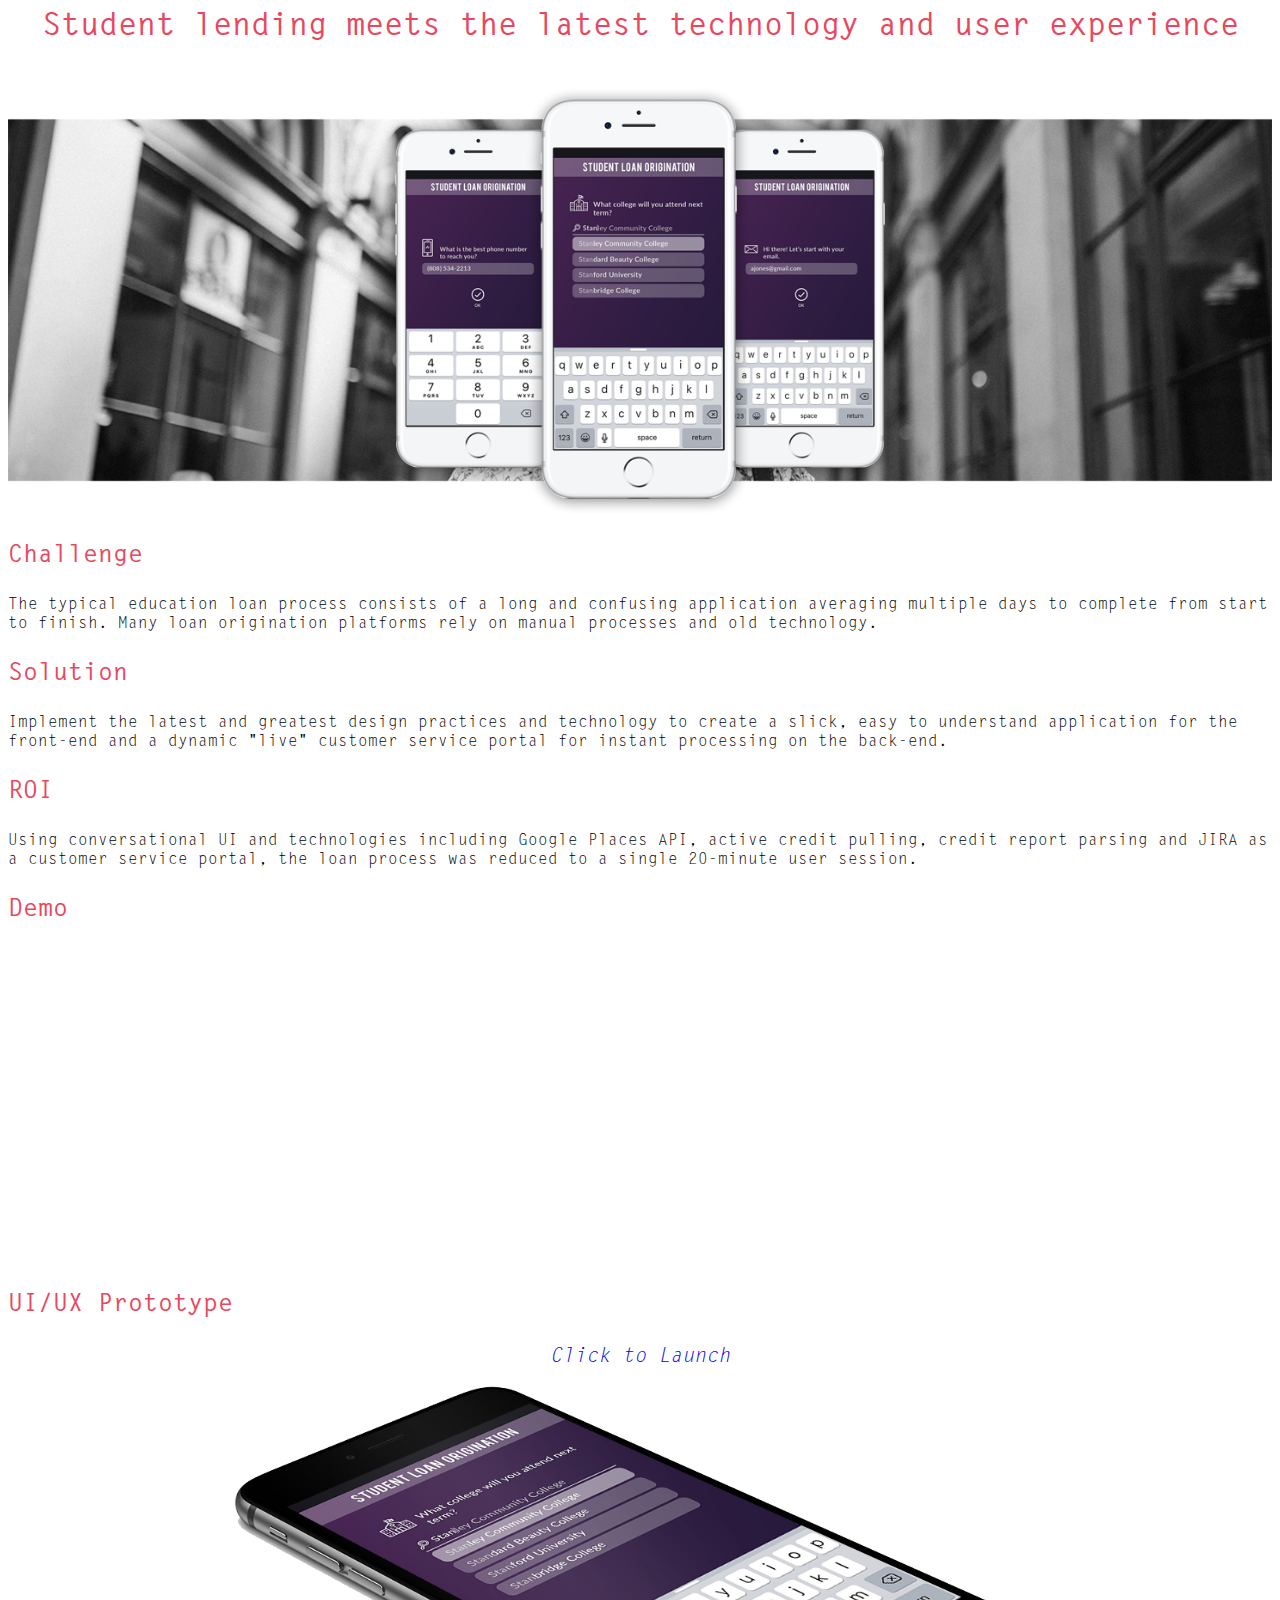
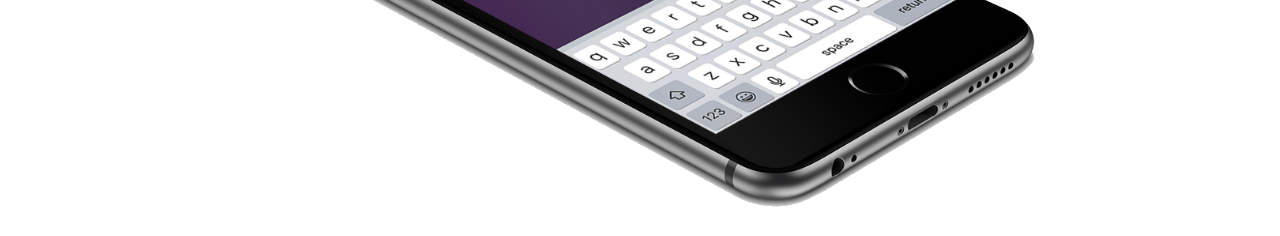
<file: michaelmok.co/op.html>
<html>
<head>
<link rel="stylesheet" type="text/css" href="style.css">
<title>Michael Mok - Technical Product Manager</title>
</head>
<body>
<center>
<p class="header">Student lending meets the latest technology and user experience</p>
</center>
<!-- <p class="subtext">There are many more important things to worry about than figuring out how to fund your education.</p> -->
<img src="images/op-banner.png" width="100%">
<p class="text">Challenge</p>
<p class="subtext">The typical education loan process consists of a long and confusing application averaging multiple days to complete from start to finish. Many loan origination platforms rely on manual processes and old technology.</p>
<p class="text">Solution</p>
<p class="subtext">Implement the latest and greatest design practices and technology to create a slick, easy to understand application for the front-end and a dynamic "live" customer service portal for instant processing on the back-end.</p>
<p class="text">ROI</p>
<p class="subtext">Using conversational UI and technologies including Google Places API, active credit pulling, credit report parsing and JIRA as a customer service portal, the loan process was reduced to a single 20-minute user session.</p>
<p class="text">Demo</p>
<center>
<iframe width="560" height="315" src="https://www.youtube.com/embed/4VFX7IwZ-6A" frameborder="0" allow="autoplay; encrypted-media" allowfullscreen></iframe>
</center>
<p class="text">UI/UX Prototype</p>
<center>
<a href="https://invis.io/FQIUNAZVMZG#/297586105_Name" data-dismiss="modal" target="_blank"><p class="title" style="font-size: 20px">Click to Launch</a>
  <br>
<a href="https://invis.io/FQIUNAZVMZG#/297586105_Name" data-dismiss="modal" target="_blank"><img src="images/op-proto.png" width="75%"></a>
</center>
</body>
</html>
</file>
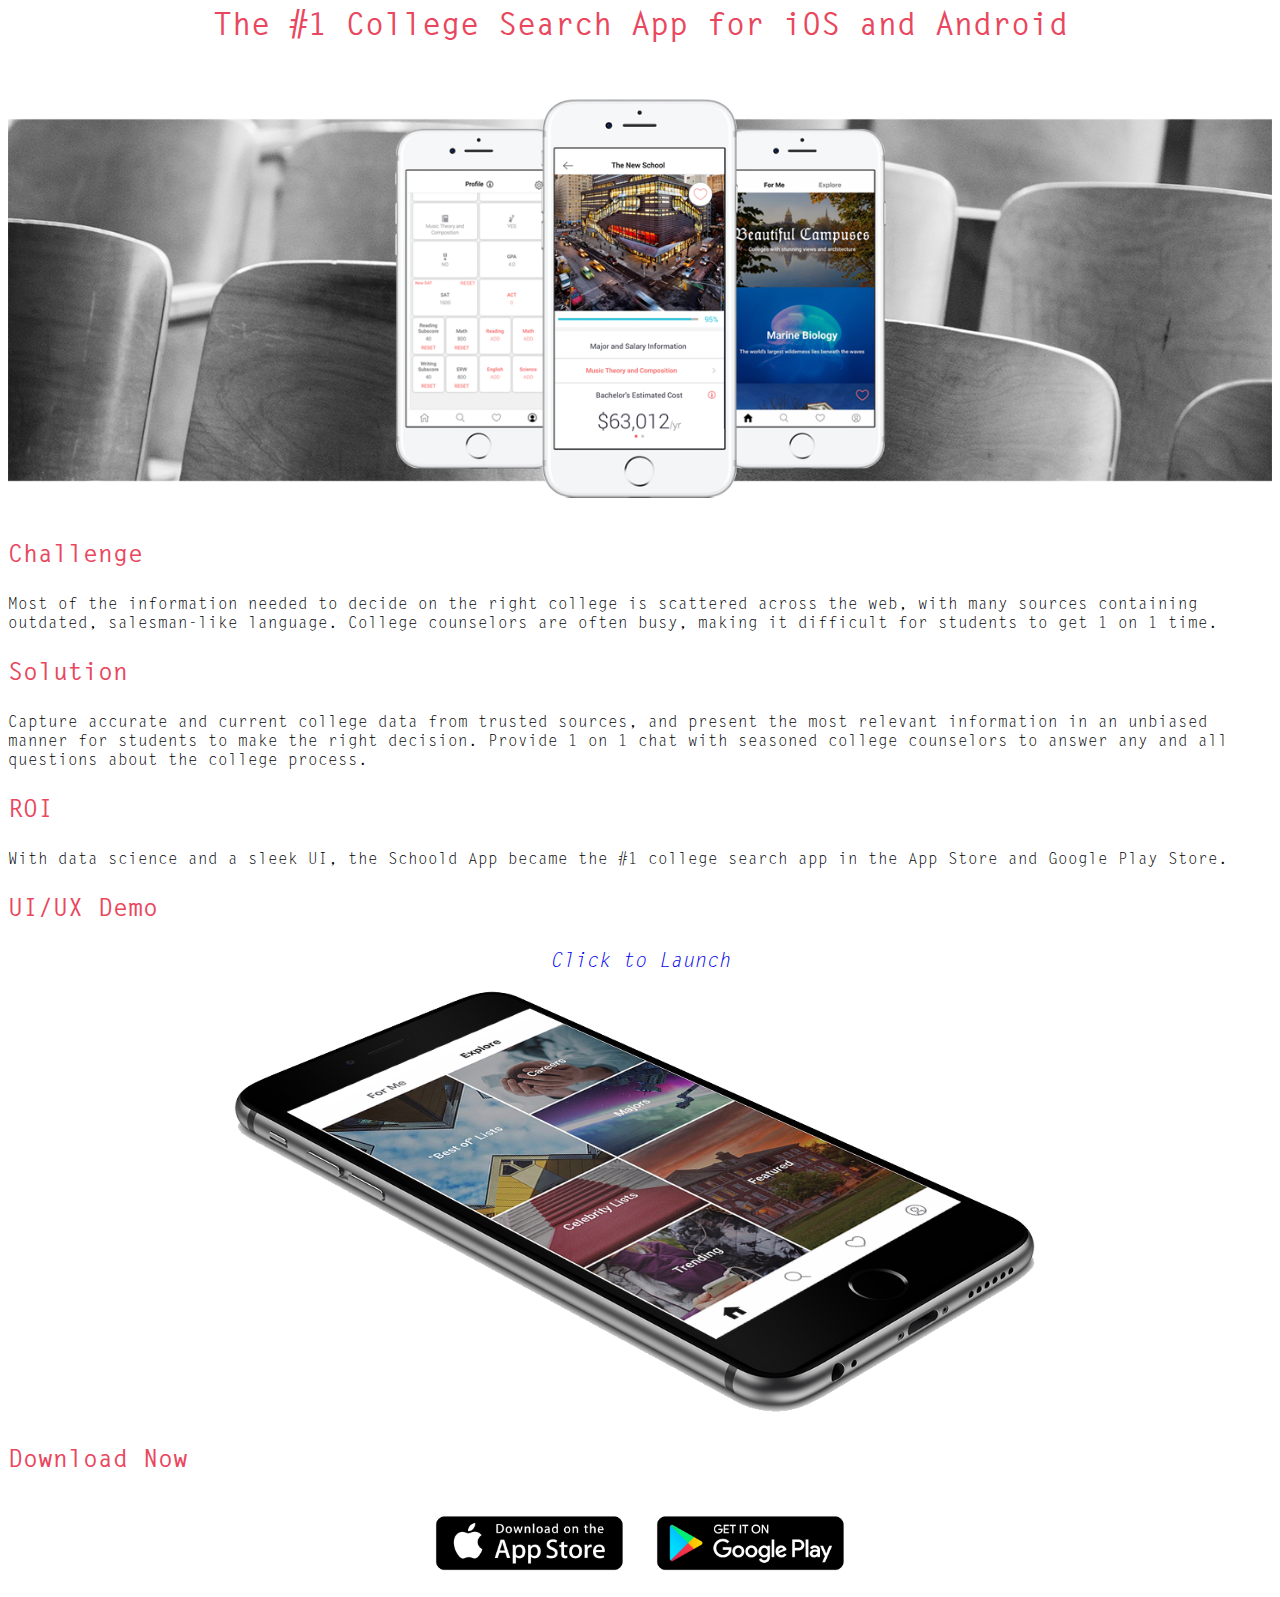
<file: michaelmok.co/sd.html>
<html>
<head>
<link rel="stylesheet" type="text/css" href="style.css">
<title>Michael Mok - Technical Product Manager</title>
</head>
<body>
<center>
<p class="header">The #1 College Search App for iOS and Android</p>
</center>
<img src="images/sd-banner.png" width="100%">
<p class="text">Challenge</p>
<p class="subtext">Most of the information needed to decide on the right college is scattered across the web, with many sources containing outdated, salesman-like language. College counselors are often busy, making it difficult for students to get 1 on 1 time.</p>
<p class="text">Solution</p>
<p class="subtext">Capture accurate and current college data from trusted sources, and present the most relevant information in an unbiased manner for students to make the right decision. Provide 1 on 1 chat with seasoned college counselors to answer any and all questions about the college process.</p>
<p class="text">ROI</p>
<p class="subtext">With data science and a sleek UI, the Schoold App became the #1 college search app in the App Store and Google Play Store.</p>
<p class="text">UI/UX Demo</p>
<center>
<a href="https://invis.io/7MIYAXE6J9R#/297857635_Splash_Screen_Clean" data-dismiss="modal" target="_blank"><p class="title" style="font-size: 20px">Click to Launch</a>
  <br>
<a href="https://invis.io/7MIYAXE6J9R#/297857635_Splash_Screen_Clean" data-dismiss="modal" target="_blank"><img src="images/sd-proto.png" width="75%"></a>
</center>
<p class="text">Download Now</p>
<center>
<a href="https://itunes.apple.com/us/app/schoold-college-search-admission/id990111320?mt=8" data-dismiss="modal" target="_blank"><img src="images/app-store.png" height="84px"></a>
<a href="https://play.google.com/store/apps/details?hl=en&id=com.vestedfinance.student&referrer=mat_click_id%3D1be29ef43567c1cd92a618e70b040db3-20180520-192013" data-dismiss="modal" target="_blank"><img src="images/google-play.png" height="84px"></a>
</center>
</body>
</html>
</file>
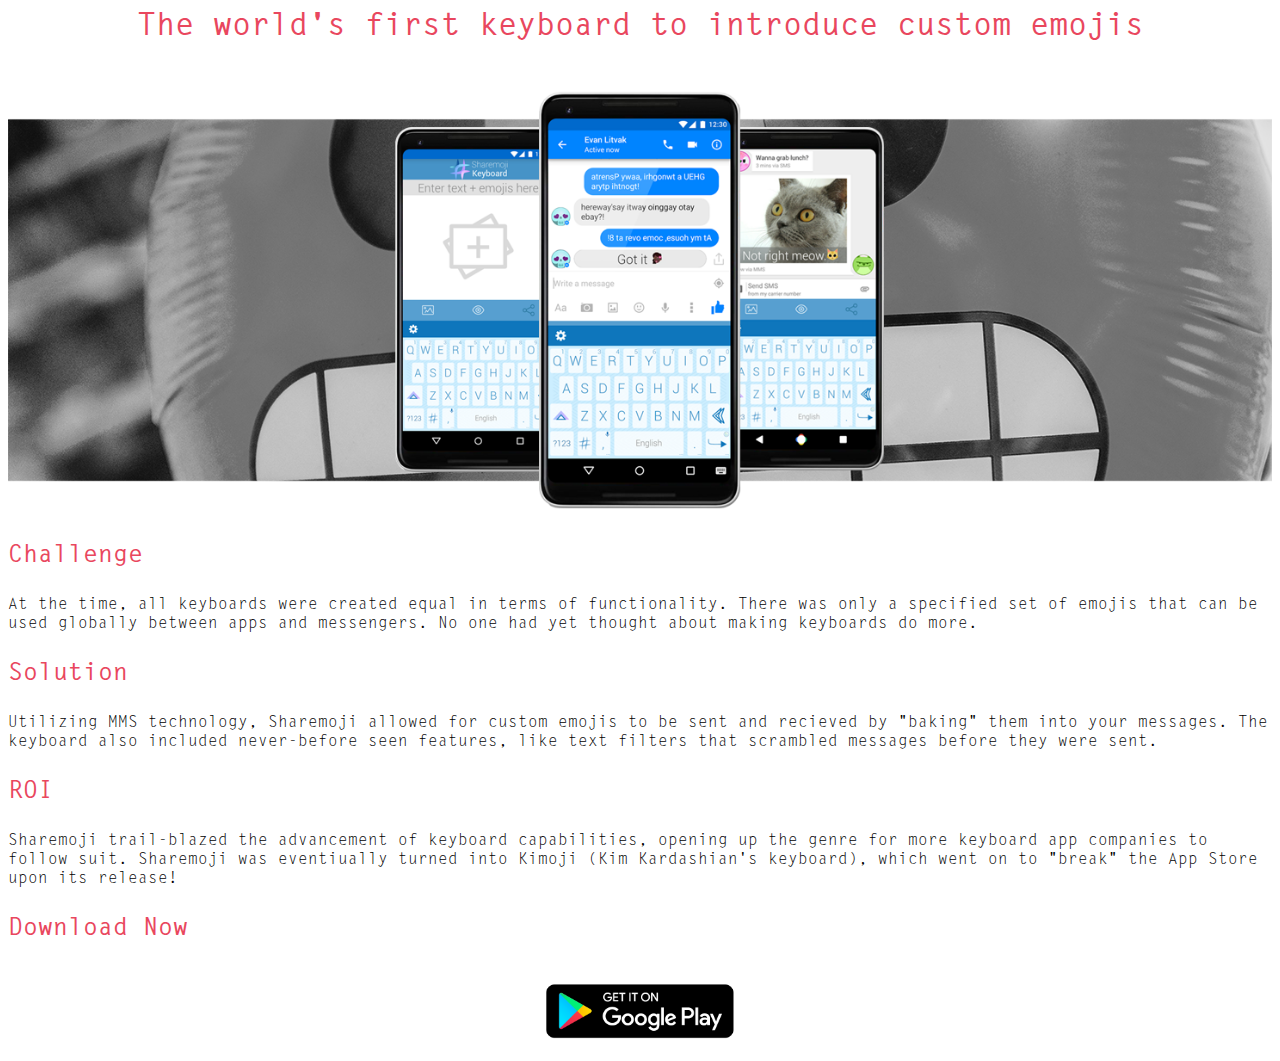
<file: michaelmok.co/sm.html>
<html>
<head>
<link rel="stylesheet" type="text/css" href="style.css">
<title>Michael Mok - Technical Product Manager</title>
</head>
<body>
<center>
<p class="header">The world's first keyboard to introduce custom emojis</p>
</center>
<img src="images/sm-banner.png" width="100%">
<p class="text">Challenge</p>
<p class="subtext">At the time, all keyboards were created equal in terms of functionality. There was only a specified set of emojis that can be used globally between apps and messengers. No one had yet thought about making keyboards do more.</p>
<p class="text">Solution</p>
<p class="subtext">Utilizing MMS technology, Sharemoji allowed for custom emojis to be sent and recieved by "baking" them into your messages. The keyboard also included never-before seen features, like text filters that scrambled messages before they were sent.</p>
<p class="text">ROI</p>
<p class="subtext">Sharemoji trail-blazed the advancement of keyboard capabilities, opening up the genre for more keyboard app companies to follow suit. Sharemoji was eventiually turned into Kimoji (Kim Kardashian's keyboard), which went on to "break" the App Store upon its release! </p>
<p class="text">Download Now</p>
<center>
<a href="https://play.google.com/store/apps/details?id=com.keyboard.hashtag&hl=en_US" data-dismiss="modal" target="_blank"><img src="images/google-play.png" height="84px"></a>
</center>
</body>
</html>
</file>
<file: micbeats.co/style.css>
@charset "utf-8";
/* CSS Document */
/*
body {
	background-image: url("../../Downloads/Background_email.jpg");
	background-repeat: no-repeat;
    background-attachment: fixed;
	background-size: cover;
}
*/

.content1 {
    background:url(https://www.schoold.co/images/patternbg.png);
    position:relative;
    border: 0px solid;
    margin: 0px auto;
}

.content2 {
    background:url(https://www.schoold.co/images/patternbg.png);
    position:relative;
    border: 0px solid;
    margin: 0px auto;
}

.content3 {
    background:url(https://www.schoold.co/images/patternbg.png);
    position:relative;
    border: 0px solid;
    margin: 0px auto;
}


#button {
    border-radius: 10px;
    float: left;
    border: none;
    background: #e84341;
    text-align: center;
    color: #ffffff;
    padding: 10px;
}

#infobox {
    border-radius: 25px;
    background: #ffffff;
    width: 75%;
    padding: 40px;
}

#wrapper {
    padding: 25px;
}

@font-face {
    font-family: LetterGothicSlanted;
    src: url('fonts/Letter Gothic Std Slanted.ttf');
}

@font-face {
    font-family: LetterGothicMedium;
    src: url('fonts/Letter Gothic Std Medium.ttf');
}

@font-face {
    font-family: LetterGothicBold;
    src: url('fonts/Letter Gothic Std Bold.ttf');
}

a {
    text-decoration: none;
}

p {
    font-family: LetterGothicMedium;
    font-size: 15px;
}

p.title {
    font-family: LetterGothicSlanted;
    font-size: 25px;
    color: #000000
}

p.name {
    font-family: LetterGothicBold;
    font-size: 20px;
    color: #eb2e2c;
}

p.description {
    font-family: LetterGothicMedium;
    font-size: 20px;
    color: #000000;
}

ul {
    list-style-type: none;
    margin: 0;
    padding: 0;
    overflow: hidden;
    background-color: #555555;
    position: -webkit-sticky; /* Safari */
    position: sticky;
    top: 0;
}

li {
    float: left;
    display: block;
    color: white;
    font-family: LetterGothicMedium;
    text-align: center;
    text-decoration: none;
    border-right: 1px solid #ffffff;
}

li a {
    border-top: 5px solid #555555;
    display: block;
    color: white;
    font-family: LetterGothicMedium;
    text-align: center;
    padding: 14px 16px;
    padding-top: 9px;
    text-decoration: none;
}

li a:hover:not(.active) {
    background-color: #7d7d7d;
    display: block;
    margin-top: 0px;
    border-top: 5px solid #eb2e2c;
    width: 60px
    color: #7d7d7d;
    -webkit-transition-property: all;
    -webkit-transition-duration: 300ms;
    -webkit-transition-timing-function: ease;
    -webkit-transition-delay: 0;
}

.active {
    background-color: #ff0000;
    border-top: 5px solid #eb2e2c;
}

.mok-card {
    float: left;
    margin-right: 25px;
    margin-left: 25px;
    margin-bottom: 25px;
    box-shadow: 0 4px 8px 0 rgba(0,0,0,0.2);
    transition: 0.3s;
    width: 400px;
    border-radius: 25px;
}

.mok-card:hover {
    box-shadow: 0 8px 16px 0 rgba(0,0,0,0.2);
}

img {
    border-radius: 5px 5px 0 0;
}

.container {
    padding: 2px 16px;
}
</file>
<file: michaelmok.co/style.css>
@charset "utf-8";
/* CSS Document */
/*
body {
	background-image: url("../../Downloads/Background_email.jpg");
	background-repeat: no-repeat;
    background-attachment: fixed;
	background-size: cover;
}
*/

.modal-content {
    border-radius: 15px;
    width: 170%;
    margin-left:-34%;
    margin-top: 6%
}

@media (min-width: 576px) {
  .modal-dialog {
    max-width: 500px;
    margin: 1.75rem auto;
  }
  .modal-dialog-centered {
    min-height: calc(100% - (1.75rem * 2));
  }
  .modal-sm {
    max-width: 300px;
  }
}

@media (min-width: 1355px) {
  .modal-lg {
    max-width: 800px;
  }
}

.about {
    margin-left: 16%;
    margin-right: 16%
}

.resume {
    margin-left: 10%;
    margin-right: 10%
}

.content1 {
    background:url(https://www.schoold.co/images/patternbg.png);
    position:relative;
    border: 0px solid;
    margin: 0px auto;
}

.content2 {
    background:url(https://www.schoold.co/images/patternbg.png);
    position:relative;
    border: 0px solid;
    margin: 0px auto;
}

.content3 {
    background:url(https://www.schoold.co/images/patternbg.png);
    position:relative;
    border: 0px solid;
    margin: 0px auto;
}


#button {
    border-radius: 10px;
    float: left;
    border: none;
    background: #e84341;
    text-align: center;
    color: #ffffff;
    padding: 10px;
}

#infobox {
    border-radius: 25px;
    background: #ffffff;
    width: 75%;
    padding: 40px;
}

#wrapper {
    padding: 25px;
}

@font-face {
    font-family: LetterGothicSlanted;
    src: url('fonts/Letter Gothic Std Slanted.ttf');
}

@font-face {
    font-family: LetterGothicMedium;
    src: url('fonts/Letter Gothic Std Medium.ttf');
}

@font-face {
    font-family: LetterGothicBold;
    src: url('fonts/Letter Gothic Std Bold.ttf');
}

a:hover {
    color: #ffffff
}

a {
    text-decoration: none;
}

p {
    font-family: LetterGothicMedium;
    font-size: 15px;
}

p.header {
    font-family: LetterGothicBold;
    font-size: 32px;
    text-align: center;
    color: #e9475e
}

p.title {
    font-family: LetterGothicSlanted;
    font-size: 25px;
    color: #000000
}

p.name {
    font-family: LetterGothicBold;
    font-size: 20px;
    color: #e9475e;
}

p.description {
    font-family: LetterGothicMedium;
    font-size: 20px;
    color: #000000;
}

p.text {
    font-family: LetterGothicBold;
    font-size: 25px;
    color: #e9475e;}

p.subtext {
    font-family: LetterGothicMedium;
    font-size: 16px;
    color: #000000;
}

p.rsubtext {
    font-family: LetterGothicSlanted;
    font-size: 14px;
    color: #cdcdcd;
    text-align: left;
}

p.rboldtext {
    font-family: LetterGothicBold;
    font-size: 14px;
    color: #17161d;
}

ul.nav {
    list-style-type: none;
    margin: 0;
    padding: 0;
    overflow: hidden;
    background-color: #e9475e;
    position: -webkit-sticky; /* Safari */
    position: sticky;
    top: 0;
}

li.nav {
    float: left;
    display: block;
    color: white;
    font-family: LetterGothicMedium;
    text-align: center;
    text-decoration: none;
    border-right: 1px solid #ffffff;
}

li.nav a {
    border-top: 5px solid #e9475e;
    display: block;
    color: white;
    font-family: LetterGothicMedium;
    text-align: center;
    padding: 14px 16px;
    padding-top: 9px;
    text-decoration: none;
}

li.nav a:hover:not(.active) {
    background-color: #e06375;
    display: block;
    margin-top: 0px;
    border-top: 5px solid #ffffff;
    width: 60px
    color: #7d7d7d;
    -webkit-transition-property: all;
    -webkit-transition-duration: 300ms;
    -webkit-transition-timing-function: ease;
    -webkit-transition-delay: 0;
    text-decoration: none;
    h
}

.active {
    background-color: #ff0000;
    border-top: 5px solid #ffffff;
}

.mok-card {
    float: left;
    margin-right: 25px;
    margin-left: 25px;
    margin-bottom: 25px;
    box-shadow: 0px 4px 16px 5px rgba(0,0,0,0.2);
    transition: 0.3s;
    width: 400px;
    border-radius: 25px;
}

.mok-card:hover {
    box-shadow: 0px 4px 24px 16px rgba(0,0,0,0.1);
    transform: translateY(-5px);
}

img {
    border-radius: 25px 25px 0 0;
}

.container {
    padding: 2px 16px;
}
</file>
